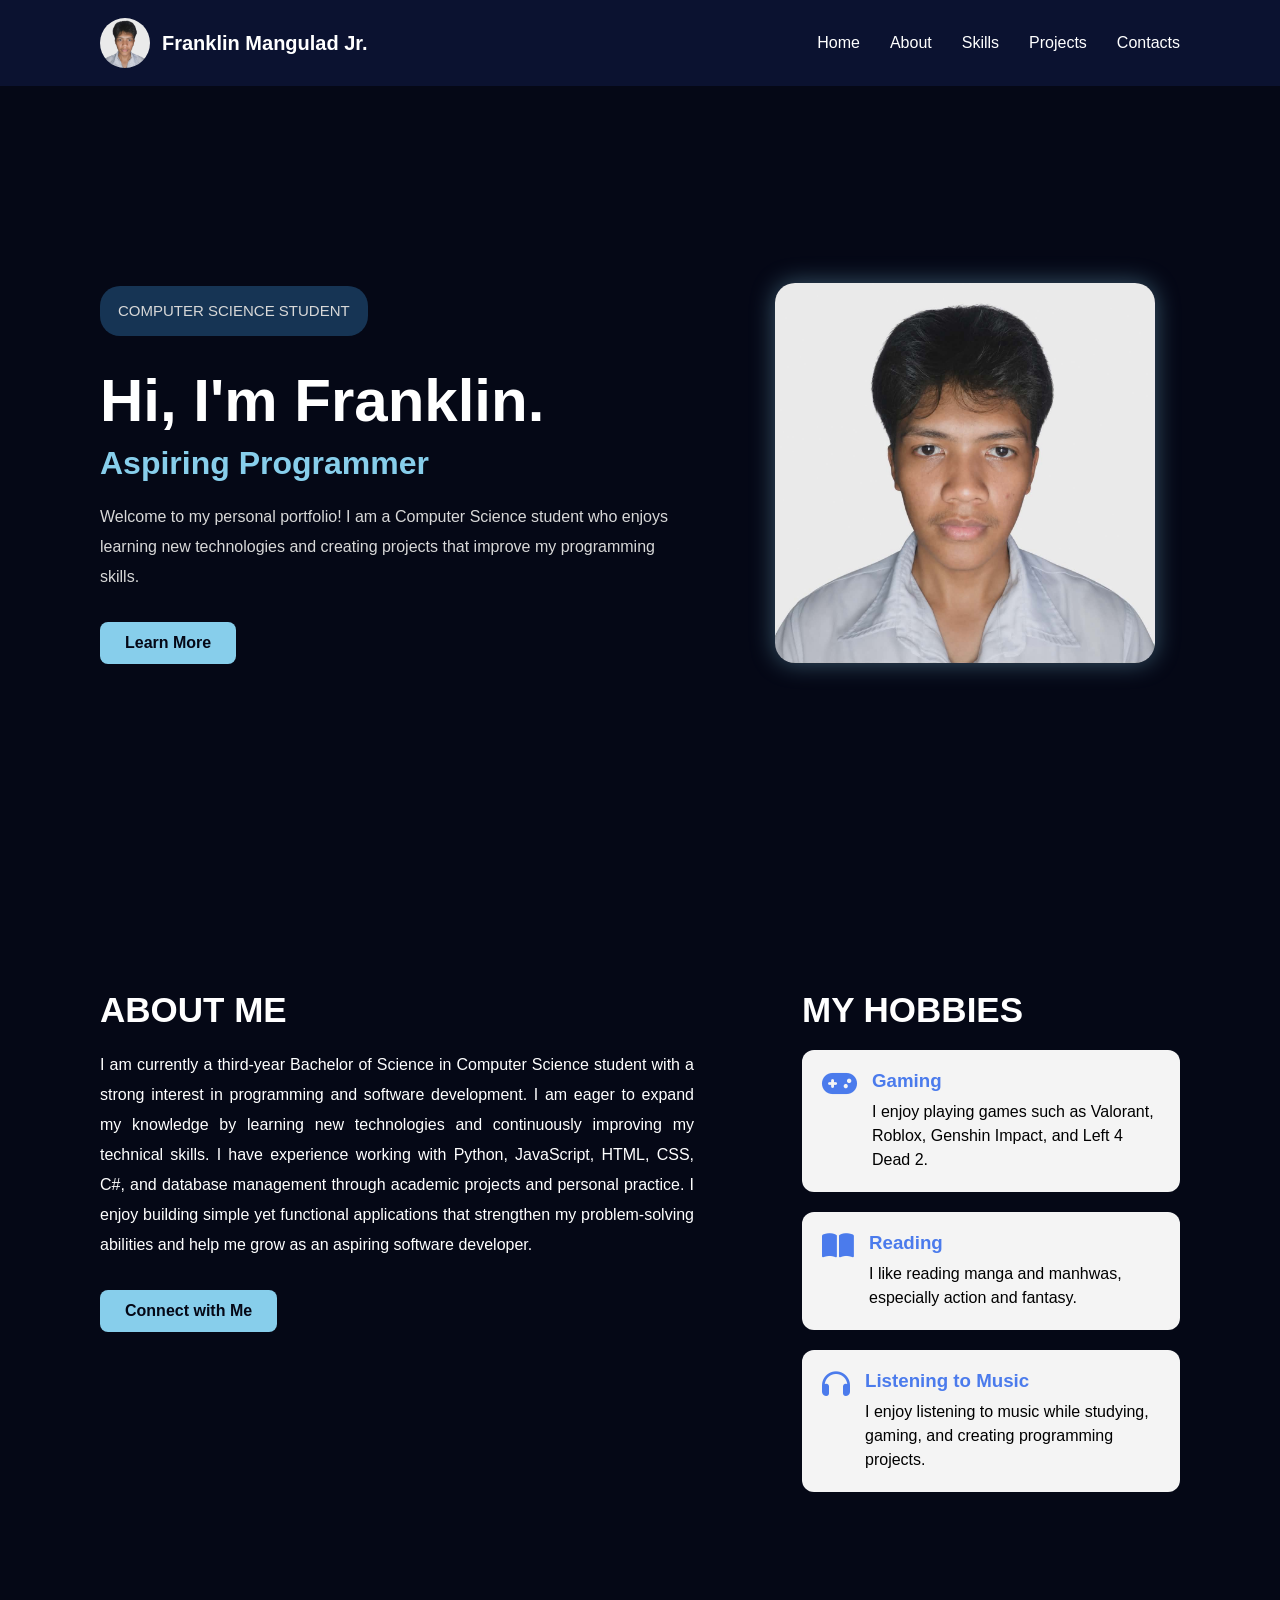
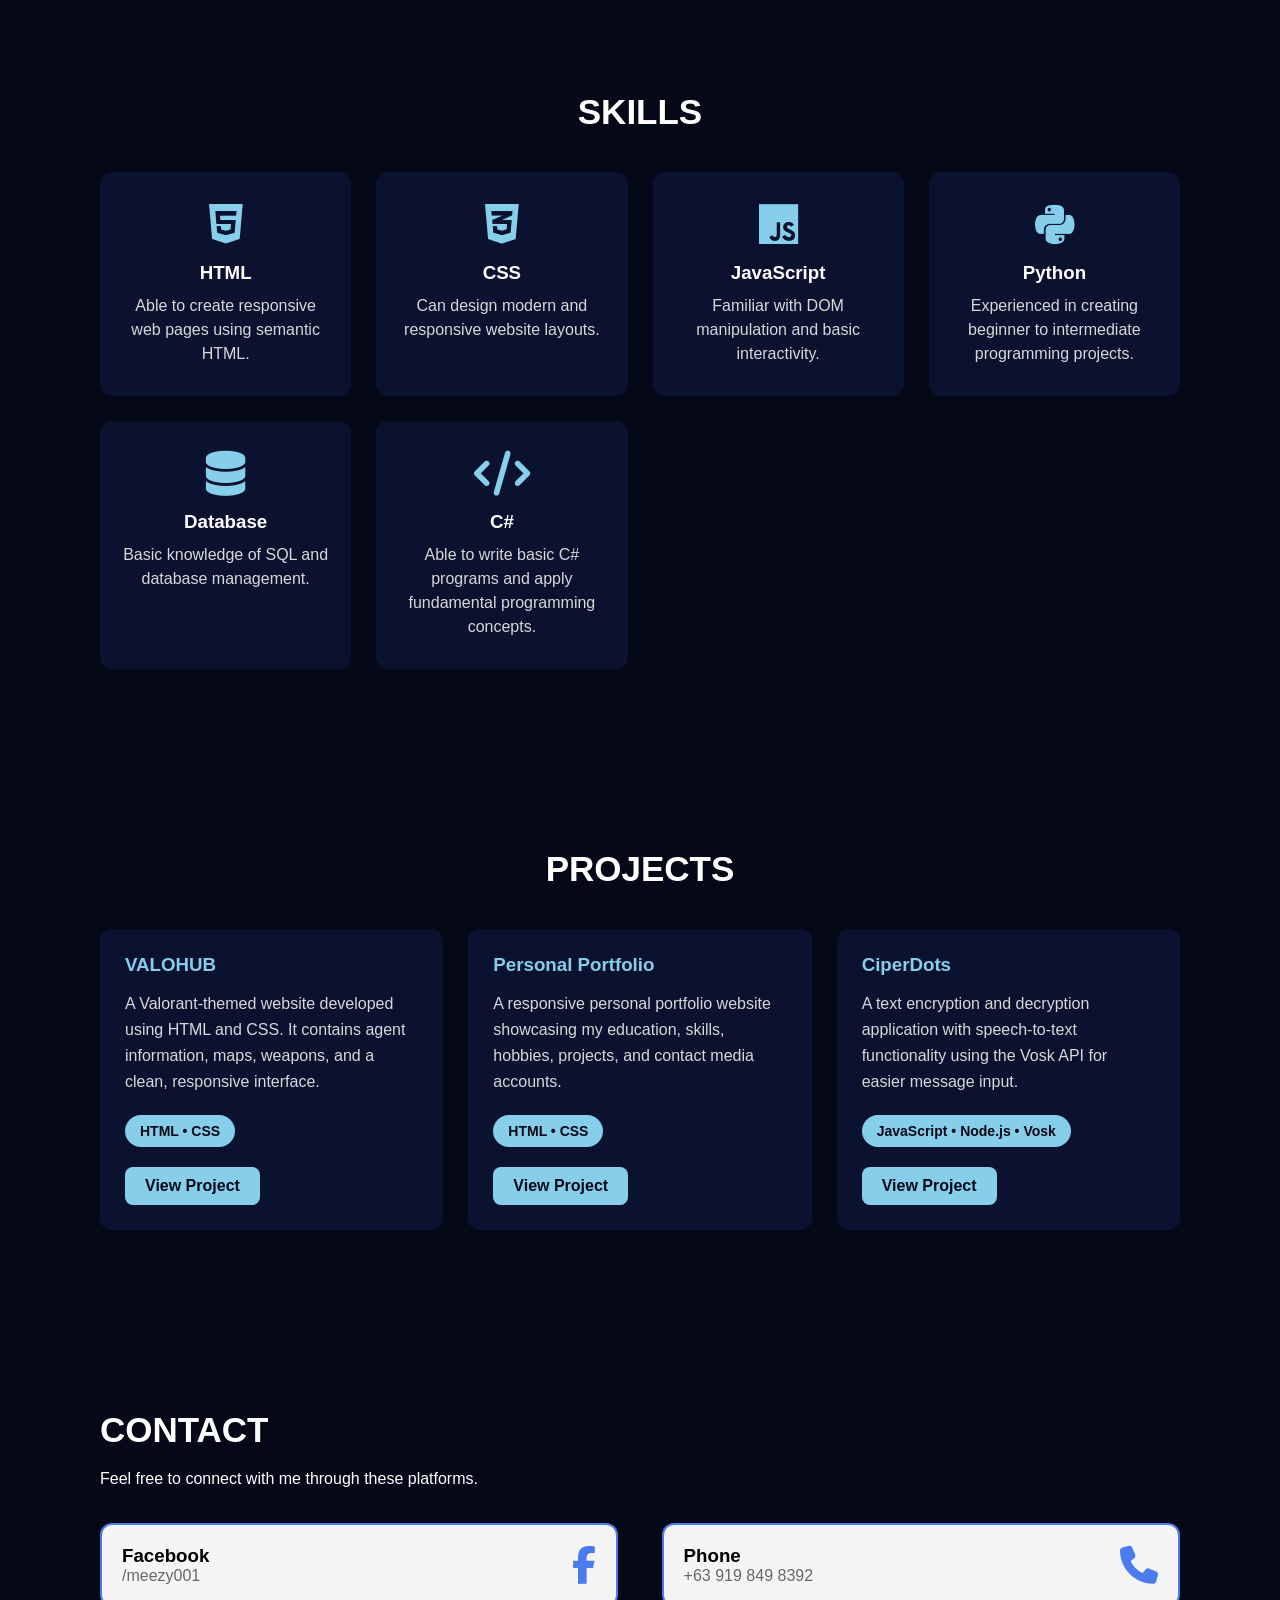
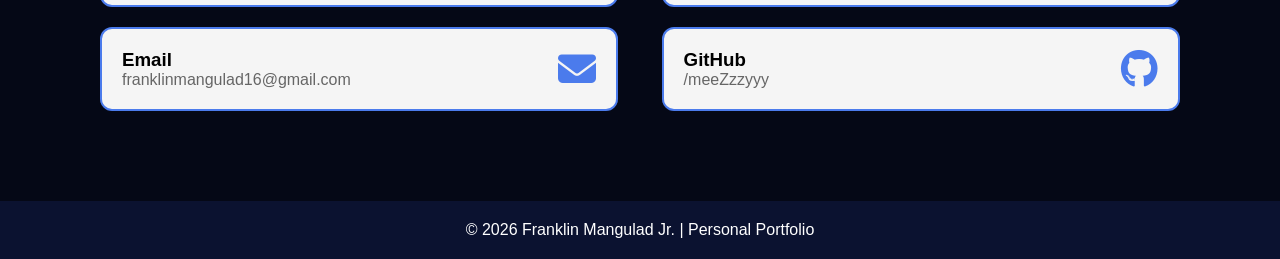
<file: index.html>
<!DOCTYPE html>
<html lang="en">

<head>
    <meta charset="UTF-8">
    <meta name="viewport" content="width=device-width, initial-scale=1.0">
    <title>My Portfolio</title>

    <link rel="stylesheet" href="portfolio-css.css">

    <link rel="stylesheet"
        href="https://cdnjs.cloudflare.com/ajax/libs/font-awesome/6.7.1/css/all.min.css">
</head>

<body>

    <!-- HEADER -->
    <header class="header">

        <div class="logo">
            <img src="2x2.jpg" alt="Profile">
            <span>Franklin Mangulad Jr.</span>
        </div>

        <input type="checkbox" id="menu">

        <label for="menu" class="bar">
            <i class="fa-solid fa-bars"></i>
        </label>

        <nav>
            <ul>
                <li><a href="#home">Home</a></li>
                <li><a href="#about">About</a></li>
                <li><a href="#skills">Skills</a></li>
                <li><a href="#projects">Projects</a></li>
                <li><a href="#contact">Contacts</a></li>
            </ul>
        </nav>

    </header>

    <!-- HOME -->
    <section class="home" id="home">

        <div class="home-text">

            <p class="tag">COMPUTER SCIENCE STUDENT</p>

            <h1>Hi, I'm Franklin.</h1>

            <h2>Aspiring Programmer</h2>

            <p>
                Welcome to my personal portfolio! I am a Computer Science student
                who enjoys learning new technologies and creating projects that
                improve my programming skills.
            </p>

            <a href="#about" class="learn-btn">Learn More</a>

        </div>

        <div class="home-image">
            <img src="2x2.jpg" alt="My Picture">
        </div>

    </section>

    <!-- ABOUT -->
    <section class="about-me" id="about">

        <div class="about-container">

            <div class="about-text">

                <h2>ABOUT ME</h2>

                <p>
                   I am currently a third-year Bachelor of Science in Computer Science student with a strong interest in programming and software development.
                   I am eager to expand my knowledge by learning new technologies and continuously improving my technical skills. 
                   I have experience working with Python, JavaScript, HTML, CSS, C#, and database management through academic projects and personal practice.
                   I enjoy building simple yet functional applications that strengthen my problem-solving abilities and help me grow as an aspiring software developer.
                </p>

                <a href="#contact" class="learn-btn">Connect with Me</a>

            </div>

            <div class="about-hobbies">

                <h2>MY HOBBIES</h2>

                <div class="card">
                    <i class="fa-solid fa-gamepad"></i>

                    <div>
                        <h3>Gaming</h3>
                        <p>
                            I enjoy playing games such as Valorant, Roblox,
                            Genshin Impact, and Left 4 Dead 2.
                        </p>
                    </div>
                </div>

                <div class="card">
                    <i class="fa-solid fa-book-open"></i>

                    <div>
                        <h3>Reading</h3>
                        <p>
                            I like reading manga and manhwas, especially action
                            and fantasy.
                        </p>
                    </div>
                </div>

                <div class="card">
                    <i class="fa-solid fa-headphones"></i>

                    <div>
                        <h3>Listening to Music</h3>
                        <p>
                            I enjoy listening to music while studying, gaming,
                            and creating programming projects.
                        </p>
                    </div>
                </div>

            </div>

        </div>

    </section>

    <!-- SKILLS -->
<section class="skills" id="skills">

    <h2>SKILLS</h2>

    <div class="skills-container">

        <div class="skill-card">
            <i class="fa-brands fa-html5"></i>
            <h3>HTML</h3>
            <p>
                Able to create responsive web pages using semantic HTML.
            </p>
        </div>

        <div class="skill-card">
            <i class="fa-brands fa-css3-alt"></i>
            <h3>CSS</h3>
            <p>
                Can design modern and responsive website layouts.
            </p>
        </div>

        <div class="skill-card">
            <i class="fa-brands fa-js"></i>
            <h3>JavaScript</h3>
            <p>
                Familiar with DOM manipulation and basic interactivity.
            </p>
        </div>

        <div class="skill-card">
            <i class="fa-brands fa-python"></i>
            <h3>Python</h3>
            <p>
                Experienced in creating beginner to intermediate programming projects.
            </p>
        </div>

        <div class="skill-card">
            <i class="fa-solid fa-database"></i>
            <h3>Database</h3>
            <p>
                Basic knowledge of SQL and database management.
            </p>
        </div>

        <div class="skill-card">
            <i class="fa-solid fa-code"></i>
            <h3>C#</h3>
            <p>
               Able to write basic C# programs and apply fundamental programming concepts.
            </p>
        </div>

    </div>

</section>

<!-- PROJECTS -->
<section class="projects" id="projects">

    <h2>PROJECTS</h2>

    <div class="projects-container">

        <div class="project-card">

            <h3>VALOHUB</h3>

            <p>
                A Valorant-themed website developed using HTML and CSS.
                It contains agent information, maps, weapons, and a clean,
                responsive interface.
            </p>

            <span>HTML • CSS</span> <br>

              <a href="https://valo-hub-coral.vercel.app/"target="_blank"class="project-btn">View Project</a>

        </div>

        <div class="project-card">

            <h3>Personal Portfolio</h3>

            <p>
                A responsive personal portfolio website showcasing my
                education, skills, hobbies, projects, and contact media accounts.
            </p>

            <span>HTML • CSS</span> <br>

             <a href="https://fjrmangulad.vercel.app/"target="_blank"class="project-btn">View Project</a>
        </div>

        <div class="project-card">

            <h3>CiperDots</h3>

            <p>
                A text encryption and decryption application with speech-to-text functionality using the Vosk API for easier message input.
            </p>

            <span>JavaScript • Node.js • Vosk</span> <br>

            <a href="https://cipher-dots.vercel.app/"target="_blank"class="project-btn">View Project</a>
        </div>

    </div>

</section>

    <!-- CONTACT -->
    <section class="contact" id="contact">

        <h2>CONTACT</h2>

        <p>Feel free to connect with me through these platforms.</p>

        <div class="contact-container">

            <a href="https://www.facebook.com/meezy001" target="_blank" class="contact-card">

                <div class="contact-text">
                    <h3>Facebook</h3>
                    <p>/meezy001</p>
                </div>

                <i class="fa-brands fa-facebook-f"></i>

            </a>
            <a href="tel:+639198498392" class="contact-card">
                
                <div class="contact-text">
                    <h3>Phone</h3>
                    <p>+63 919 849 8392</p>
                </div>

                <i class="fa-solid fa-phone"></i>

            </a>

            <a href="mailto:franklinmangulad16@gmail.com" class="contact-card">

                <div class="contact-text">
                    <h3>Email</h3>
                    <p>franklinmangulad16@gmail.com</p>
                </div>

                <i class="fa-solid fa-envelope"></i>

            </a>

            <a href="https://github.com/meeZzzyyy" target="_blank" class="contact-card">

                <div class="contact-text">
                    <h3>GitHub</h3>
                    <p>/meeZzzyyy</p>
                </div>

                <i class="fa-brands fa-github"></i>

            </a>

        </div>

    </section>

    <!-- FOOTER -->
    <footer class="footer">
        <p>&copy; 2026 Franklin Mangulad Jr. | Personal Portfolio</p>
    </footer>

</body>

</html>
</file>
<file: portfolio-css.css>
/* ---------- GENERAL ---------- */

* {
    margin: 0;
    padding: 0;
    box-sizing: border-box;
    font-family: Arial, sans-serif;
}

html {
    scroll-behavior: smooth;
}

body {
    background: #050816;
    color: white;
}

img {
    max-width: 100%;
    height: auto;
}

section {
    padding: 90px 100px;
    scroll-margin-top: 90px;
}

/* ---------- HEADER ---------- */

.header {
    position: fixed;
    top: 0;
    left: 0;
    width: 100%;
    background: #0b1230;
    display: flex;
    justify-content: space-between;
    align-items: center;
    padding: 18px 100px;
    z-index: 1000;
}

.logo {
    display: flex;
    align-items: center;
    gap: 12px;
}

.logo img {
    width: 50px;
    height: 50px;
    border-radius: 50%;
}

.logo span {
    font-size: 20px;
    font-weight: bold;
}

nav ul {
    display: flex;
    list-style: none;
}

nav ul li {
    margin-left: 30px;
}

nav ul li a {
    color: white;
    text-decoration: none;
    transition: 0.3s;
}

nav ul li a:hover {
    color: skyblue;
}

/* ---------- BURGER MENU ---------- */

#menu {
    display: none;
}

.bar {
    display: none;
    font-size: 28px;
    cursor: pointer;
}

/* ---------- HOME ---------- */

.home {
    min-height: 100vh;
    display: flex;
    justify-content: space-between;
    align-items: center;
    gap: 60px;
    padding-top: 140px;
}

.home-text {
    width: 55%;
}

.tag {
    display: inline-block;
    background: #163454;
    color: skyblue;
    padding: 10px 18px;
    border-radius: 20px;
    margin-bottom: 20px;
    font-size: 15px;
}

.home-text h1 {
    font-size: 60px;
    margin-bottom: 10px;
}

.home-text h2 {
    color: skyblue;
    font-size: 32px;
    margin-bottom: 20px;
}

.home-text p {
    color: #d8d8d8;
    line-height: 30px;
    margin-bottom: 30px;
}

.learn-btn {
    display: inline-block;
    background: skyblue;
    color: #050816;
    padding: 12px 25px;
    border-radius: 8px;
    text-decoration: none;
    font-weight: bold;
    transition: 0.3s;
}

.learn-btn:hover {
    background: white;
}

.home-image {
    width: 40%;
    text-align: center;
}

.home-image img {
    max-width: 380px;
    width: 100%;
    border-radius: 20px;
    box-shadow: 0 0 25px rgba(135, 206, 235, 0.4);
}

/* ---------- ABOUT ---------- */

.about-container {
    display: flex;
    justify-content: space-between;
    gap: 60px;
}

.about-text {
    width: 55%;
}

.about-text h2,
.about-hobbies h2,
.skills h2,
.projects h2,
.contact h2 {
    font-size: 35px;
    margin-bottom: 20px;
}

.about-text p {
    line-height: 30px;
    text-align: justify;
    margin-bottom: 30px;
}

.about-hobbies {
    width: 35%;
}

.card {
    display: flex;
    gap: 15px;
    background: #f4f4f4;
    color: black;
    padding: 20px;
    border-radius: 12px;
    margin-bottom: 20px;
    transition: 0.3s;
}

.card:hover {
    transform: translateY(-5px);
}

.card i {
    font-size: 28px;
    color: #4b7bec;
}

.card h3 {
    color: #4b7bec;
    margin-bottom: 8px;
}

.card p {
    line-height: 24px;
}

/* ---------- SKILLS ---------- */

.skills {
    text-align: center;
}

.skills-container {
    display: grid;
    grid-template-columns: repeat(auto-fit, minmax(220px, 1fr));
    gap: 25px;
    margin-top: 40px;
}

.skill-card {
    background: #0b1230;
    padding: 30px 20px;
    border-radius: 12px;
    transition: 0.3s;
}

.skill-card:hover {
    transform: translateY(-5px);
}

.skill-card i {
    font-size: 45px;
    color: skyblue;
    margin-bottom: 15px;
}

.skill-card h3 {
    margin-bottom: 10px;
}

.skill-card p {
    color: #d8d8d8;
    line-height: 24px;
}

/* ---------- PROJECTS ---------- */

.projects {
    text-align: center;
}

.projects-container {
    display: grid;
    grid-template-columns: repeat(auto-fit, minmax(280px, 1fr));
    gap: 25px;
    margin-top: 40px;
}

.project-card {
    background: #0b1230;
    padding: 25px;
    border-radius: 12px;
    text-align: left;
    transition: 0.3s;
}

.project-card:hover {
    transform: translateY(-5px);
}

.project-card h3 {
    color: skyblue;
    margin-bottom: 15px;
}

.project-card p {
    color: #d8d8d8;
    line-height: 26px;
    margin-bottom: 20px;
}

.project-card span {
    display: inline-block;
    background: skyblue;
    color: #050816;
    padding: 8px 15px;
    border-radius: 20px;
    font-size: 14px;
    font-weight: bold;
}

/* ---------- PROJECT BUTTON ---------- */

.project-btn {
    display: inline-block;
    margin-top: 20px;
    padding: 10px 20px;
    background: skyblue;
    color: #050816;
    text-decoration: none;
    border-radius: 8px;
    font-weight: bold;
    transition: 0.3s;
}

.project-btn:hover {
    background: white;
}

/* ---------- CONTACT ---------- */

.contact > p {
    margin-bottom: 35px;
}

.contact-container {
    display: flex;
    flex-wrap: wrap;
    justify-content: space-between;
    gap: 20px;
}

.contact-card {
    width: 48%;
    display: flex;
    justify-content: space-between;
    align-items: center;
    background: #f5f5f5;
    color: black;
    padding: 20px;
    border-radius: 12px;
    text-decoration: none;
    border: 2px solid #4b7bec;
    transition: 0.3s;
}

.contact-card:hover {
    background: #4b7bec;
    color: white;
    transform: translateY(-5px);
}

.contact-card i {
    font-size: 38px;
    color: #4b7bec;
}

.contact-card:hover i {
    color: white;
}

.contact-text p {
    color: #666;
}

.contact-card:hover .contact-text p {
    color: white;
}

/* ---------- FOOTER ---------- */

.footer {
    background: #0b1230;
    text-align: center;
    padding: 20px;
}

/* ---------- RESPONSIVE ---------- */

@media (max-width: 768px) {

    .header {
        padding: 15px 20px;
        flex-wrap: wrap;
    }

    .logo span {
        font-size: 18px;
    }

    .bar {
        display: block;
    }

    nav {
        display: none;
        width: 100%;
    }

    #menu:checked ~ nav {
        display: block;
    }

    nav ul {
        flex-direction: column;
        align-items: center;
        margin-top: 15px;
    }

    nav ul li {
        margin: 10px 0;
    }

    section {
        padding: 60px 20px;
    }

    .home {
        flex-direction: column-reverse;
        align-items: center;
        text-align: center;
        gap: 30px;
        min-height: auto;
        padding-top: 130px;
    }

    .home-text,
    .home-image,
    .about-text,
    .about-hobbies {
        width: 100%;
    }

    .home-text h1 {
        font-size: 38px;
    }

    .home-text h2 {
        font-size: 24px;
    }

    .home-image img {
        max-width: 280px;
    }

    .about-container {
        flex-direction: column;
        gap: 30px;
    }

    .about-text h2,
    .about-hobbies h2,
    .skills h2,
    .projects h2,
    .contact h2 {
        text-align: center;
        font-size: 30px;
    }

    .about-text p {
        text-align: left;
    }

    .skills-container,
    .projects-container {
        grid-template-columns: 1fr;
    }

    .contact-container {
        flex-direction: column;
    }

    .contact-card {
        width: 100%;
    }

    .contact-card i {
        font-size: 34px;
    }

    .footer {
        padding: 15px;
        font-size: 14px;
    }
}
</file>
